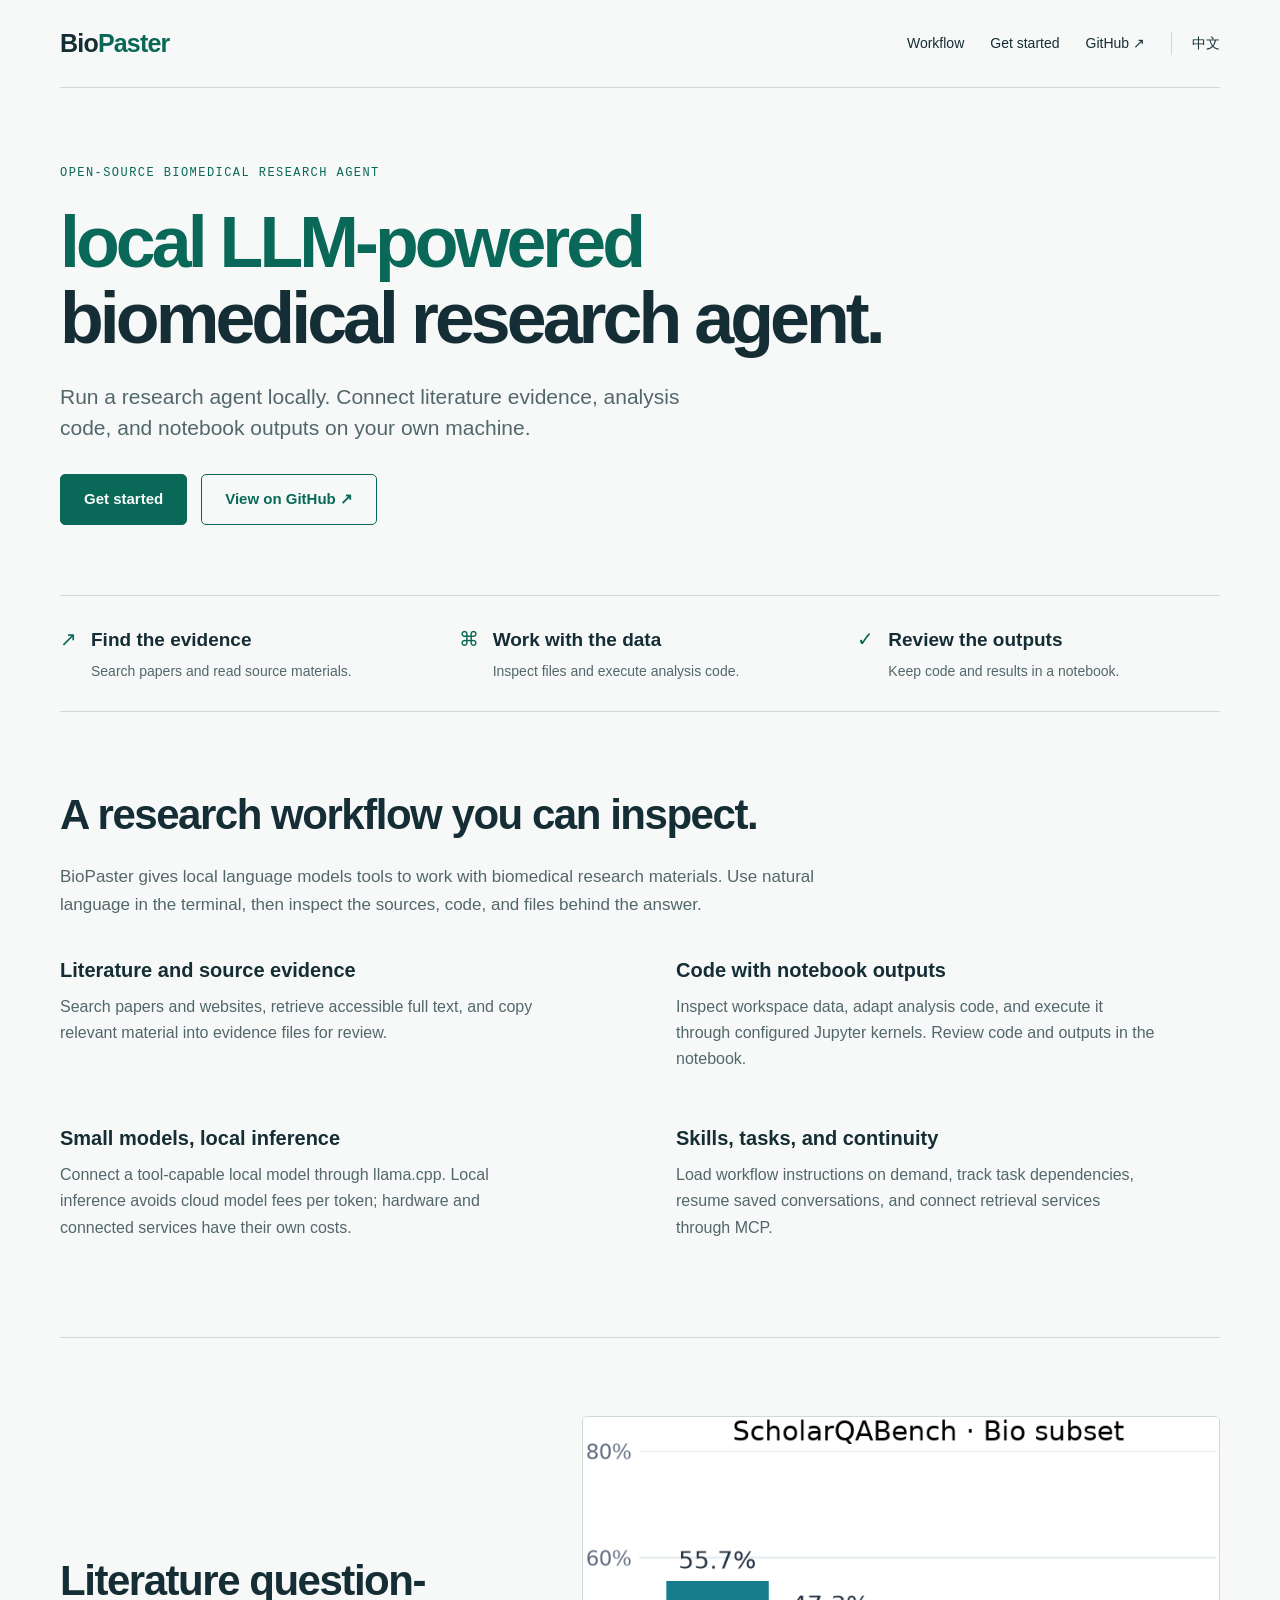
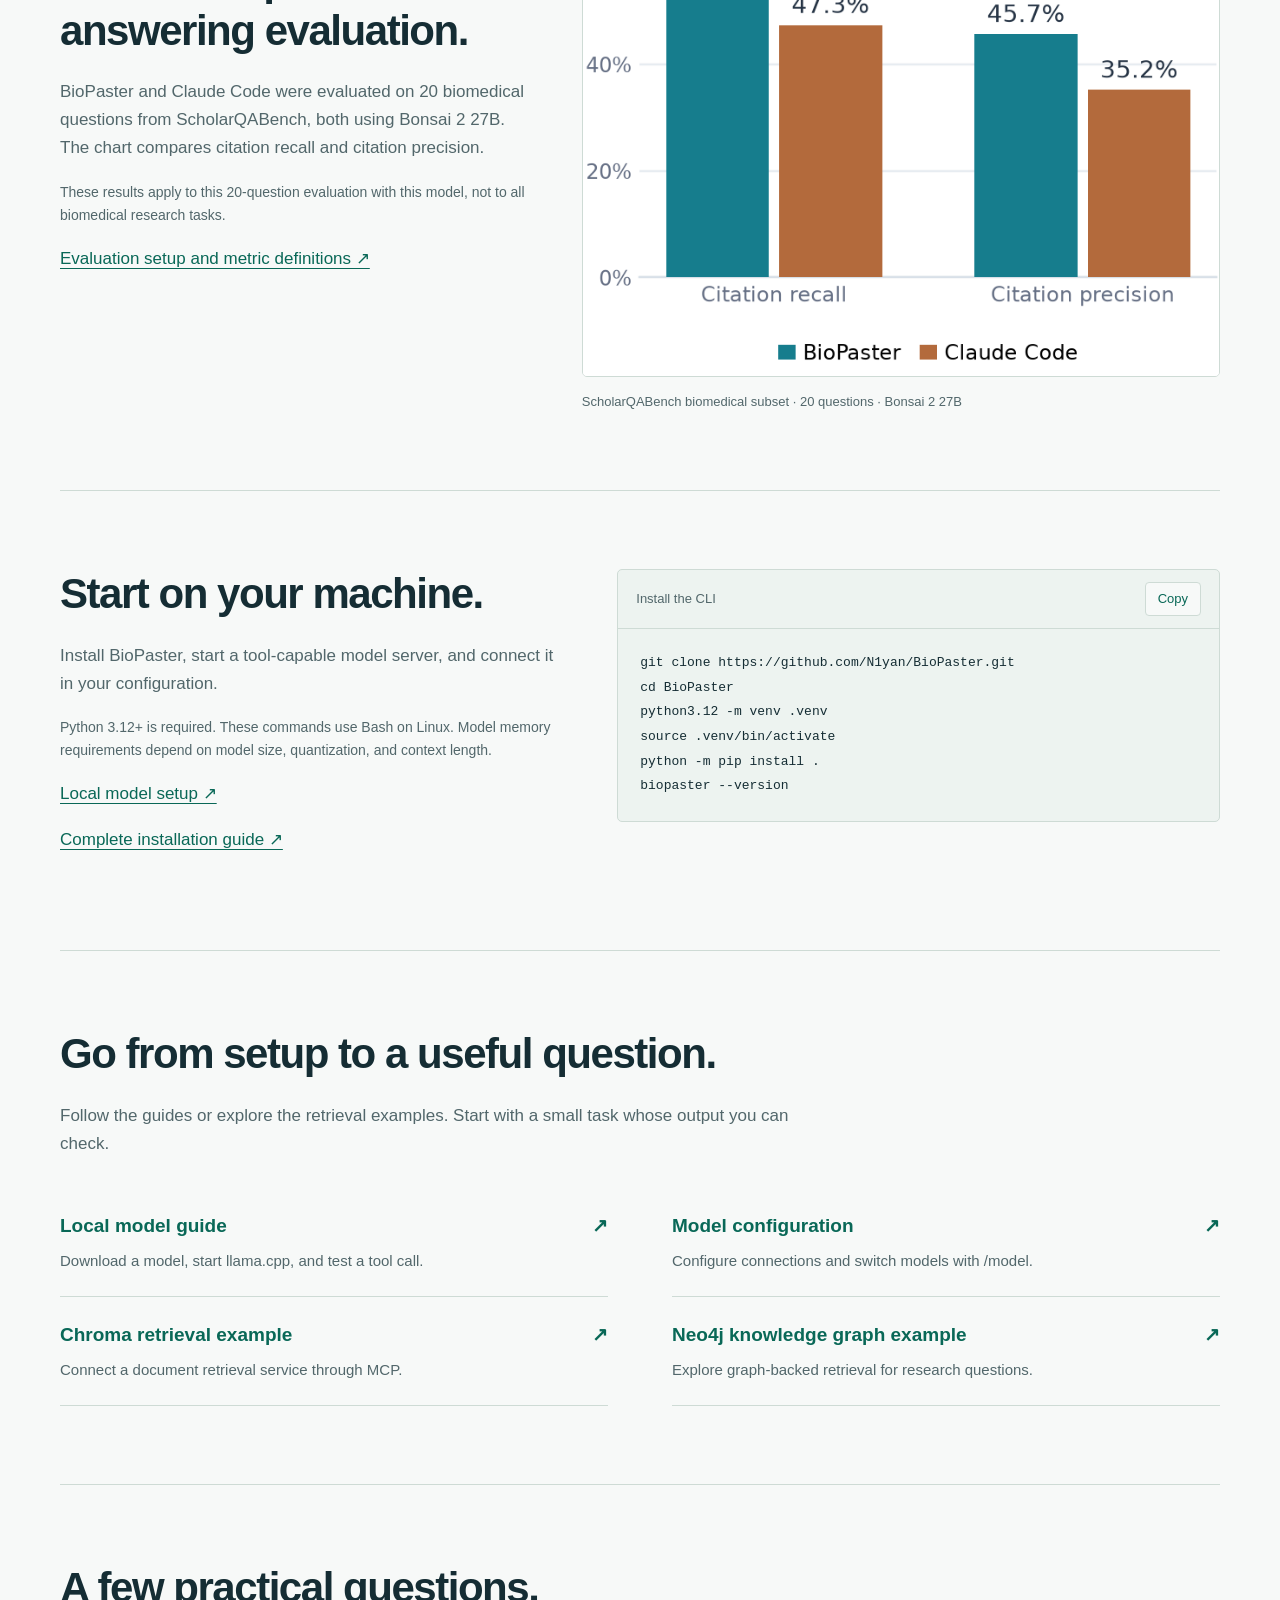
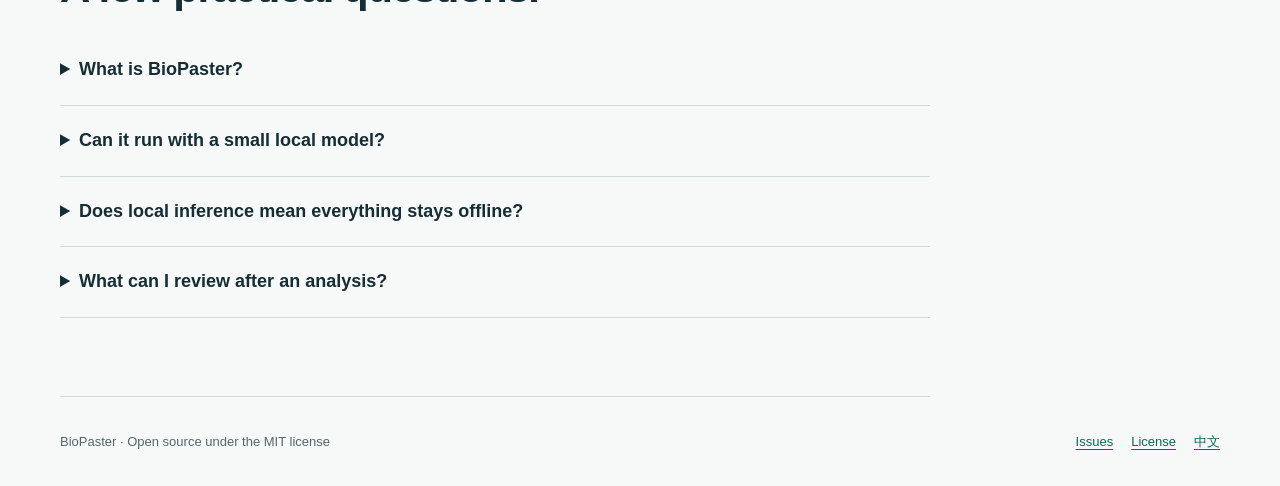
<file: index.html>
<!doctype html>
<html lang="en">
<head>
  <meta charset="utf-8">
  <meta name="google-site-verification" content="HBxgmefEfoh6WQKai8xpKzuPc_qeCMCOxUs2xJ15fOM" />
  <meta name="viewport" content="width=device-width, initial-scale=1">
  <title>BioPaster | Biomedical Research Agent with Small Local Models</title>
  <meta name="description" content="BioPaster is an open-source biomedical research CLI agent for small local language models. Search literature, inspect data, execute code, and keep notebook outputs.">
  <meta name="robots" content="index,follow,max-image-preview:large">
  <link rel="canonical" href="https://n1yan.github.io/BioPaster.documentation/">
  <link rel="alternate" hreflang="en" href="https://n1yan.github.io/BioPaster.documentation/">
  <link rel="alternate" hreflang="zh-CN" href="https://n1yan.github.io/BioPaster.documentation/zh/">
  <link rel="alternate" hreflang="x-default" href="https://n1yan.github.io/BioPaster.documentation/">
  <meta property="og:type" content="website">
  <meta property="og:site_name" content="BioPaster">
  <meta property="og:title" content="BioPaster: biomedical research with small local models">
  <meta property="og:description" content="Connect literature evidence, analysis code, and notebook outputs in an open-source research CLI.">
  <meta property="og:url" content="https://n1yan.github.io/BioPaster.documentation/">
  <meta property="og:image" content="https://n1yan.github.io/BioPaster.documentation/assets/social-preview.png">
  <meta property="og:image:alt" content="BioPaster: biomedical research with small local models">
  <meta property="og:locale" content="en_US">
  <meta name="twitter:card" content="summary_large_image">
  <link rel="stylesheet" href="assets/style.css">
  <link rel="icon" href="assets/favicon.svg" type="image/svg+xml">
  <script src="assets/site.js" defer></script>
  <script type="application/ld+json">{"@context":"https://schema.org","@type":"SoftwareSourceCode","name":"BioPaster","description":"An open-source biomedical research CLI agent supporting small local language models, literature retrieval, code execution, and notebooks.","url":"https://n1yan.github.io/BioPaster.documentation/","codeRepository":"https://github.com/N1yan/BioPaster","programmingLanguage":"Python","runtimePlatform":"Python 3.12+","license":"https://github.com/N1yan/BioPaster/blob/main/LICENSE","inLanguage":"en"}</script>
</head>
<body>
<a class="skip" href="#main">Skip to content</a>
<header class="wrap nav">
  <a class="brand" href="./" aria-label="BioPaster home">Bio<span>Paster</span></a>
  <nav class="nav-links" aria-label="Main navigation">
    <a class="desktop" href="#workflow">Workflow</a><a class="desktop" href="#start">Get started</a>
    <a href="https://github.com/N1yan/BioPaster">GitHub ↗</a>
    <a class="language" href="zh/" lang="zh-CN" hreflang="zh-CN">中文</a>
  </nav>
</header>
<main id="main" class="wrap">
  <section class="hero" aria-labelledby="hero-title">
    <p class="eyebrow">Open-source biomedical research agent</p>
    <h1 id="hero-title"><span>local LLM-powered</span> biomedical research agent.</h1>
    <p class="lead">Run a research agent locally. Connect literature evidence, analysis code, and notebook outputs on your own machine.</p>
    <div class="actions"><a class="button" href="#start">Get started</a><a class="button secondary" href="https://github.com/N1yan/BioPaster">View on GitHub ↗</a></div>
  </section>
  <ol class="workflow" aria-label="Research workflow">
    <li><span class="symbol" aria-hidden="true">↗</span><div><strong>Find the evidence</strong><p>Search papers and read source materials.</p></div></li>
    <li><span class="symbol" aria-hidden="true">⌘</span><div><strong>Work with the data</strong><p>Inspect files and execute analysis code.</p></div></li>
    <li><span class="symbol" aria-hidden="true">✓</span><div><strong>Review the outputs</strong><p>Keep code and results in a notebook.</p></div></li>
  </ol>
  <section class="content" id="workflow">
    <h2>A research workflow you can inspect.</h2>
    <p class="intro">BioPaster gives local language models tools to work with biomedical research materials. Use natural language in the terminal, then inspect the sources, code, and files behind the answer.</p>
    <div class="features">
      <article><h3>Literature and source evidence</h3><p>Search papers and websites, retrieve accessible full text, and copy relevant material into evidence files for review.</p></article>
      <article><h3>Code with notebook outputs</h3><p>Inspect workspace data, adapt analysis code, and execute it through configured Jupyter kernels. Review code and outputs in the notebook.</p></article>
      <article><h3>Small models, local inference</h3><p>Connect a tool-capable local model through llama.cpp. Local inference avoids cloud model fees per token; hardware and connected services have their own costs.</p></article>
      <article><h3>Skills, tasks, and continuity</h3><p>Load workflow instructions on demand, track task dependencies, resume saved conversations, and connect retrieval services through MCP.</p></article>
    </div>
  </section>
  <section class="content evidence" id="evaluation">
    <div><h2>Literature question-answering evaluation.</h2><p class="intro">BioPaster and Claude Code were evaluated on 20 biomedical questions from ScholarQABench, both using Bonsai 2 27B. The chart compares citation recall and citation precision.</p><p class="small">These results apply to this 20-question evaluation with this model, not to all biomedical research tasks.</p><a href="https://github.com/N1yan/BioPaster#scholarqabench-biomedical-subset">Evaluation setup and metric definitions ↗</a></div>
    <figure><a href="assets/benchmark.png"><img class="plot" src="assets/benchmark.png" width="733" height="644" loading="lazy" alt="Repository chart comparing citation recall and precision for BioPaster and Claude Code on 20 biomedical ScholarQABench questions."></a><figcaption>ScholarQABench biomedical subset · 20 questions · Bonsai 2 27B</figcaption></figure>
  </section>
  <section class="content start" id="start">
    <div><h2>Start on your machine.</h2><p class="intro">Install BioPaster, start a tool-capable model server, and connect it in your configuration.</p><p class="small">Python 3.12+ is required. These commands use Bash on Linux. Model memory requirements depend on model size, quantization, and context length.</p><p><a href="https://github.com/N1yan/BioPaster/blob/main/docs/local-model.md">Local model setup ↗</a></p><p><a href="https://github.com/N1yan/BioPaster#run-locally">Complete installation guide ↗</a></p></div>
    <div class="codebox"><div class="codebar"><span>Install the CLI</span><button class="copy" data-copy="install-command" hidden aria-live="polite">Copy</button></div><pre><code id="install-command">git clone https://github.com/N1yan/BioPaster.git
cd BioPaster
python3.12 -m venv .venv
source .venv/bin/activate
python -m pip install .
biopaster --version</code></pre></div>
  </section>
  <section class="content" id="resources">
    <h2>Go from setup to a useful question.</h2>
    <p class="intro">Follow the guides or explore the retrieval examples. Start with a small task whose output you can check.</p>
    <div class="resources">
      <a class="resource" href="https://github.com/N1yan/BioPaster/blob/main/docs/local-model.md"><strong>Local model guide <span aria-hidden="true">↗</span></strong><p>Download a model, start llama.cpp, and test a tool call.</p></a>
      <a class="resource" href="https://github.com/N1yan/BioPaster/blob/main/docs/model-selection.md"><strong>Model configuration <span aria-hidden="true">↗</span></strong><p>Configure connections and switch models with /model.</p></a>
      <a class="resource" href="https://github.com/N1yan/BioPaster/tree/main/examples/chroma_mcp"><strong>Chroma retrieval example <span aria-hidden="true">↗</span></strong><p>Connect a document retrieval service through MCP.</p></a>
      <a class="resource" href="https://github.com/N1yan/BioPaster/tree/main/examples/neo4j_mcp"><strong>Neo4j knowledge graph example <span aria-hidden="true">↗</span></strong><p>Explore graph-backed retrieval for research questions.</p></a>
    </div>
  </section>
  <section class="content faq" id="faq">
    <h2>A few practical questions.</h2>
    <details><summary>What is BioPaster?</summary><p>BioPaster is an open-source command-line AI agent for biomedical research. It connects language models to literature, local files, code execution, and Jupyter notebooks. It is available as a Python project on GitHub.</p></details>
    <details><summary>Can it run with a small local model?</summary><p>Yes. BioPaster has been tested with a local 9B model for streaming, tool calling, and conversation titles. Choose a model with tool-calling support and a server compatible with the Anthropic Messages API. Task quality depends on the model and the problem.</p></details>
    <details><summary>Does local inference mean everything stays offline?</summary><p>The model can run on your machine without a cloud inference provider. Literature search, downloads, and external MCP services may still use the network. Review which tools and services you enable.</p></details>
    <details><summary>What can I review after an analysis?</summary><p>You can inspect retained notebook code and outputs, source evidence files, and saved conversations. Reproducing a result also requires the original input data and a compatible software environment; a notebook alone is not a guarantee.</p></details>
  </section>
</main>
<footer class="wrap"><span>BioPaster · Open source under the MIT license</span><div><a href="https://github.com/N1yan/BioPaster/issues">Issues</a><a href="https://github.com/N1yan/BioPaster/blob/main/LICENSE">License</a><a href="zh/" lang="zh-CN">中文</a></div></footer>
</body>
</html>
</file>
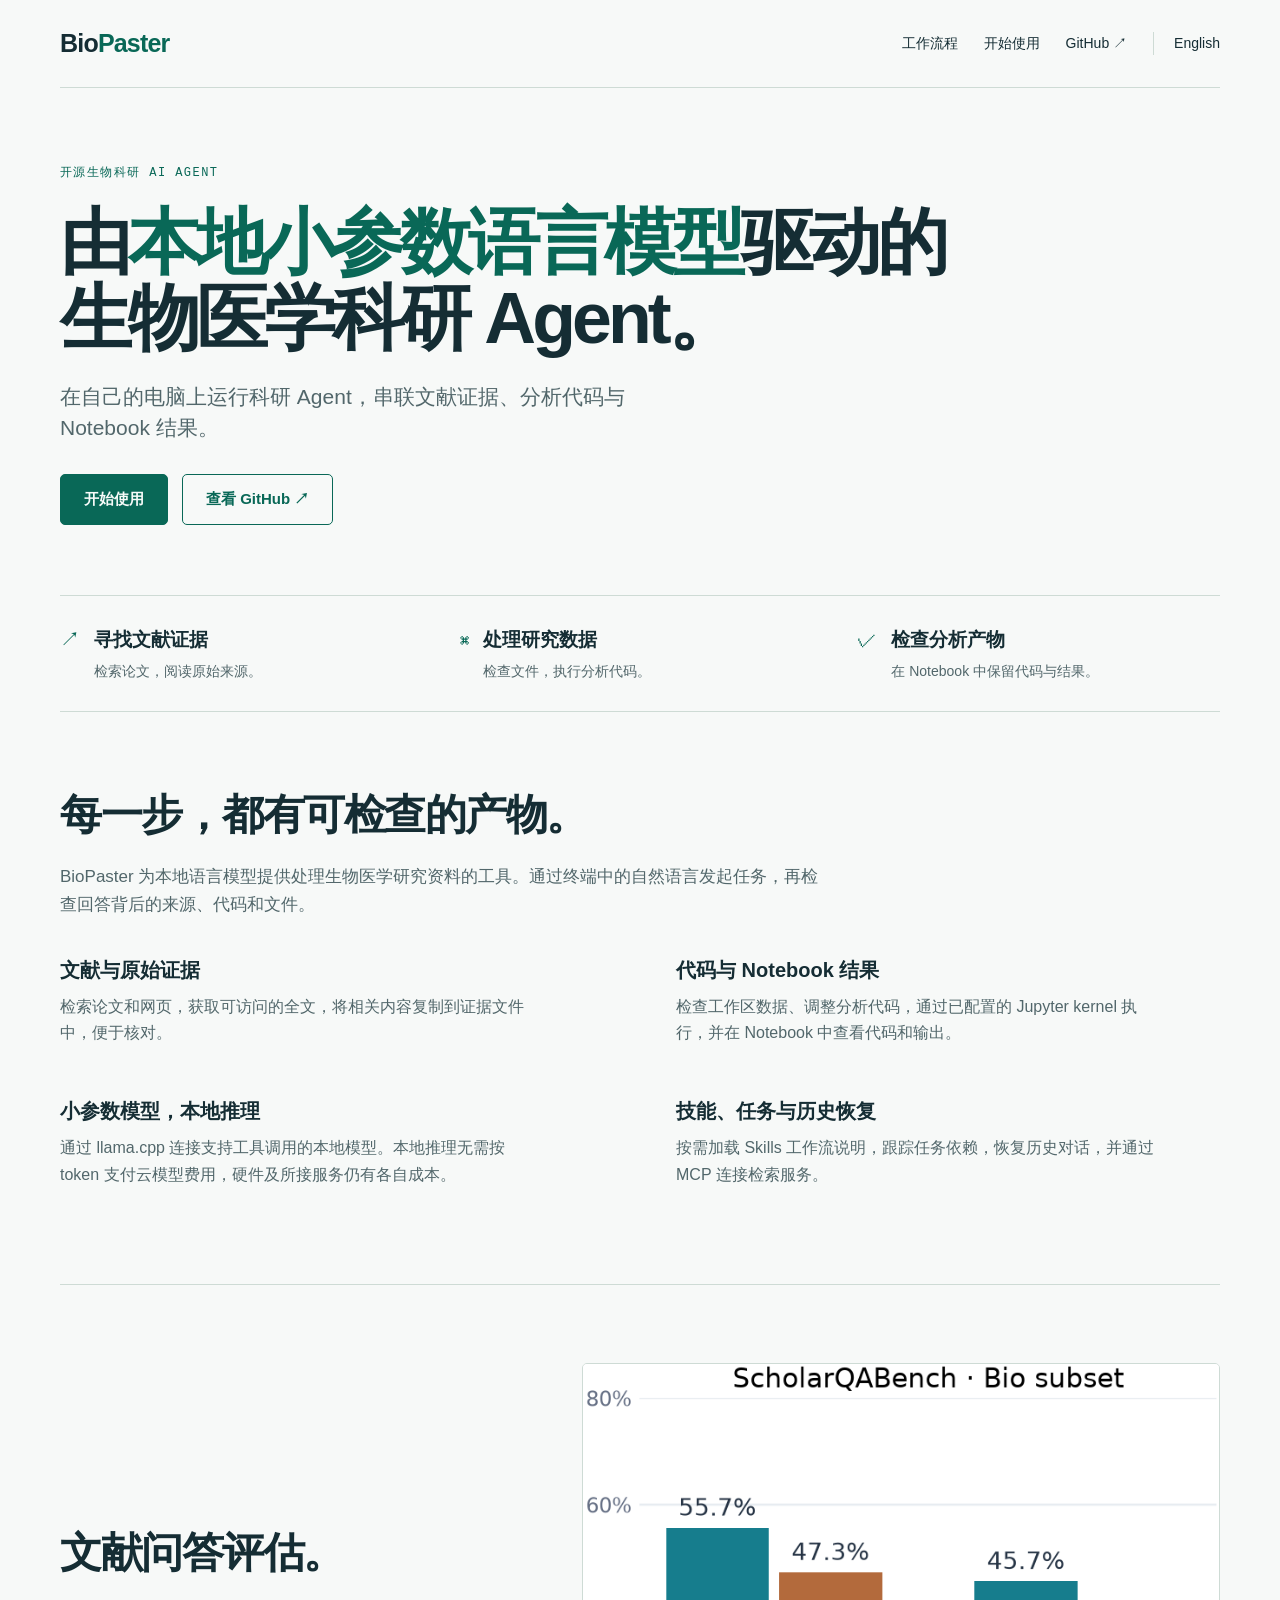
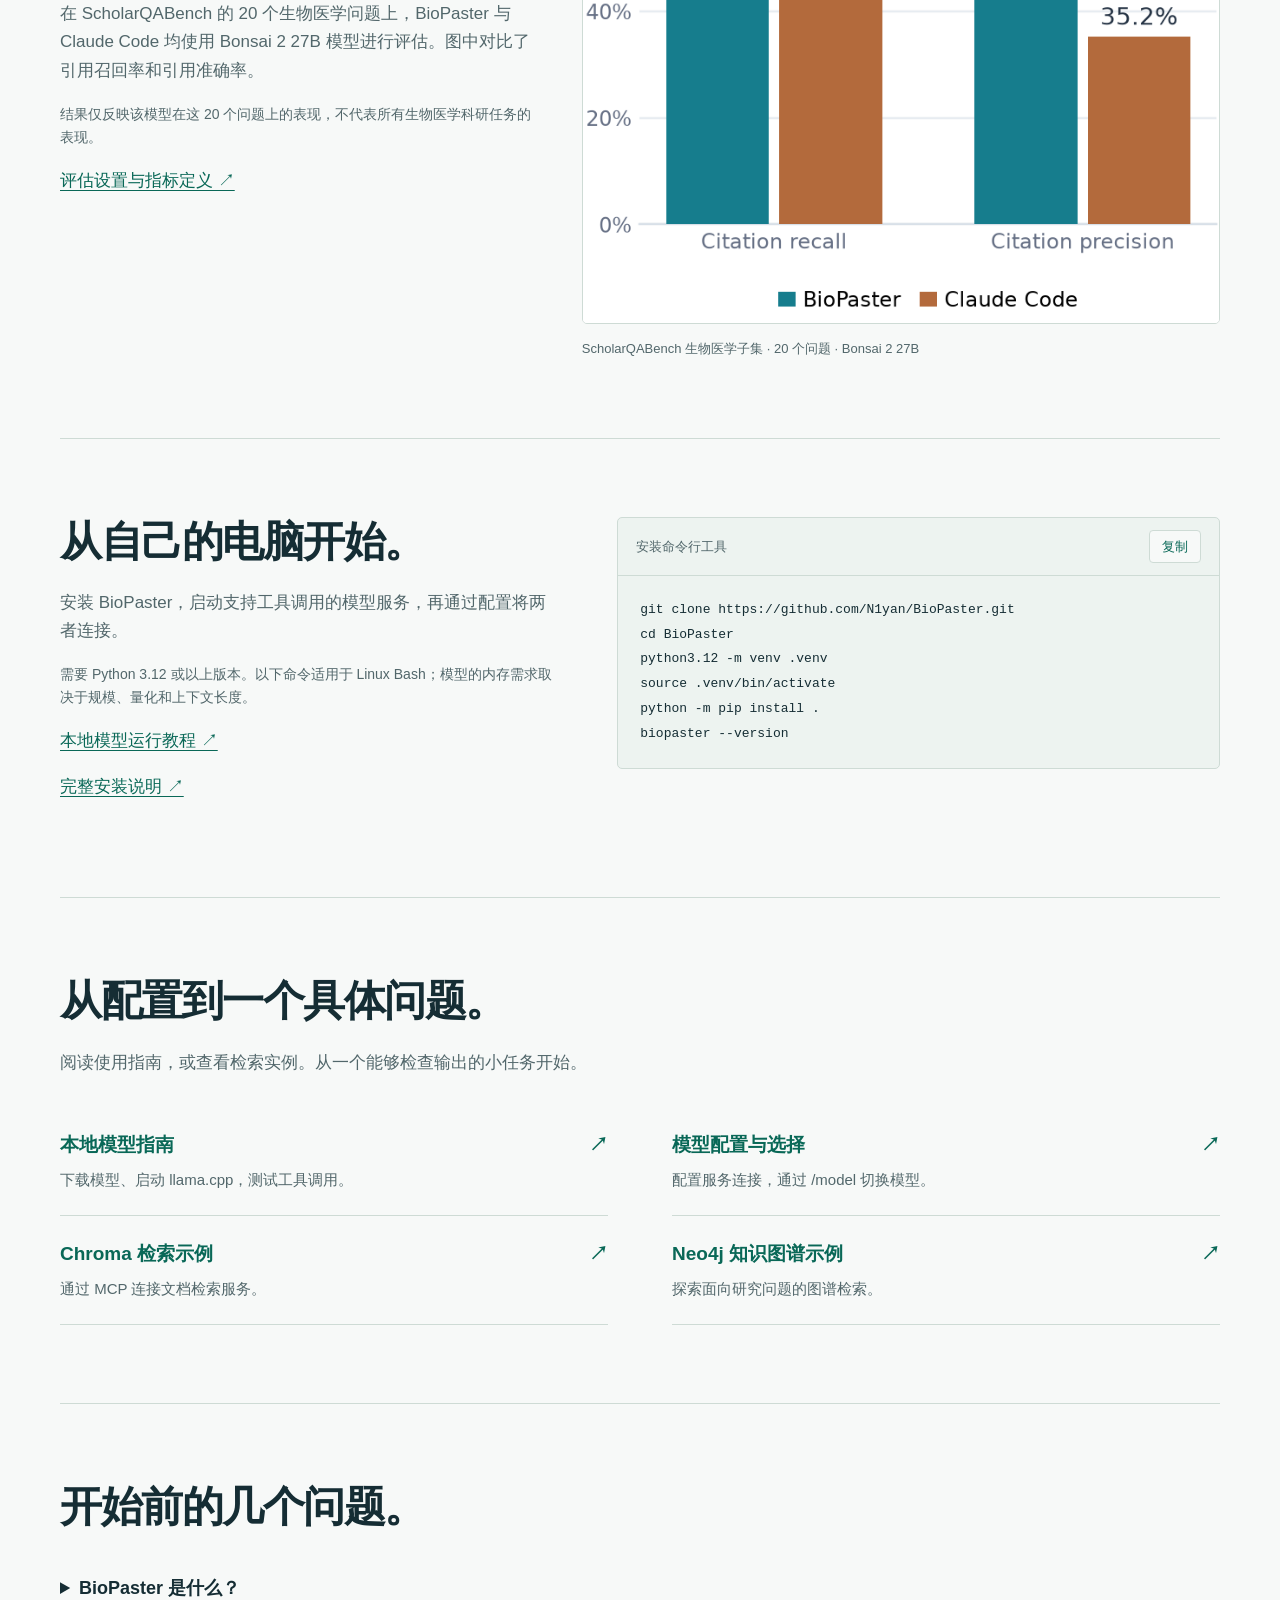
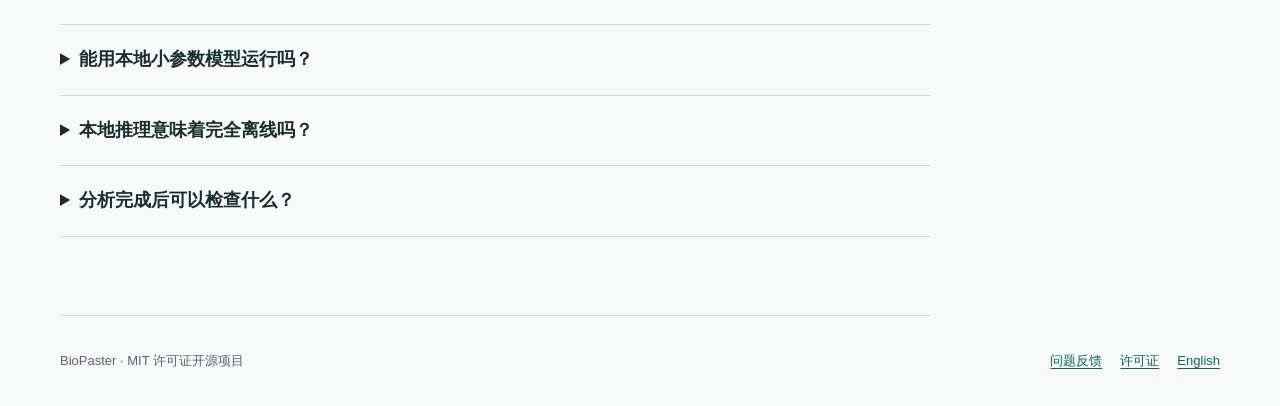
<file: zh/index.html>
<!doctype html>
<html lang="zh-CN">
<head>
  <meta charset="utf-8">
  <meta name="viewport" content="width=device-width, initial-scale=1">
  <title>BioPaster | 支持本地小参数模型的生物科研 AI Agent</title>
  <meta name="description" content="BioPaster 是支持本地小参数语言模型的开源生物科研命令行 AI Agent。检索文献、检查数据、执行分析代码，并将代码与结果保存在 Notebook 中供检查。">
  <meta name="robots" content="index,follow,max-image-preview:large">
  <link rel="canonical" href="https://n1yan.github.io/BioPaster.documentation/zh/">
  <link rel="alternate" hreflang="en" href="https://n1yan.github.io/BioPaster.documentation/">
  <link rel="alternate" hreflang="zh-CN" href="https://n1yan.github.io/BioPaster.documentation/zh/">
  <link rel="alternate" hreflang="x-default" href="https://n1yan.github.io/BioPaster.documentation/">
  <meta property="og:type" content="website">
  <meta property="og:site_name" content="BioPaster">
  <meta property="og:title" content="BioPaster：用本地小模型开展生物科研">
  <meta property="og:description" content="串联文献证据、分析代码和 Notebook 结果的开源科研命令行 Agent。">
  <meta property="og:url" content="https://n1yan.github.io/BioPaster.documentation/zh/">
  <meta property="og:image" content="https://n1yan.github.io/BioPaster.documentation/assets/social-preview.png">
  <meta property="og:image:alt" content="BioPaster: biomedical research with small local models">
  <meta property="og:locale" content="zh_CN">
  <meta name="twitter:card" content="summary_large_image">
  <link rel="stylesheet" href="../assets/style.css">
  <link rel="icon" href="../assets/favicon.svg" type="image/svg+xml">
  <script src="../assets/site.js" defer></script>
  <script type="application/ld+json">{"@context":"https://schema.org","@type":"SoftwareSourceCode","name":"BioPaster","description":"支持本地小参数模型的开源生物科研命令行 AI Agent，提供文献检索、代码执行和 Notebook 记录。","url":"https://n1yan.github.io/BioPaster.documentation/zh/","codeRepository":"https://github.com/N1yan/BioPaster","programmingLanguage":"Python","runtimePlatform":"Python 3.12+","license":"https://github.com/N1yan/BioPaster/blob/main/LICENSE","inLanguage":"zh-CN"}</script>
</head>
<body>
<a class="skip" href="#main">跳转到正文</a>
<header class="wrap nav">
  <a class="brand" href="./" aria-label="BioPaster 首页">Bio<span>Paster</span></a>
  <nav class="nav-links" aria-label="主导航"><a class="desktop" href="#workflow">工作流程</a><a class="desktop" href="#start">开始使用</a><a href="https://github.com/N1yan/BioPaster">GitHub ↗</a><a class="language" href="../" lang="en" hreflang="en">English</a></nav>
</header>
<main id="main" class="wrap">
  <section class="hero" aria-labelledby="hero-title">
    <p class="eyebrow">开源生物科研 AI Agent</p>
    <h1 id="hero-title">由<span>本地小参数语言模型</span>驱动的生物医学科研 Agent。</h1>
    <p class="lead">在自己的电脑上运行科研 Agent，串联文献证据、分析代码与 Notebook 结果。</p>
    <div class="actions"><a class="button" href="#start">开始使用</a><a class="button secondary" href="https://github.com/N1yan/BioPaster">查看 GitHub ↗</a></div>
  </section>
  <ol class="workflow" aria-label="科研工作流程">
    <li><span class="symbol" aria-hidden="true">↗</span><div><strong>寻找文献证据</strong><p>检索论文，阅读原始来源。</p></div></li>
    <li><span class="symbol" aria-hidden="true">⌘</span><div><strong>处理研究数据</strong><p>检查文件，执行分析代码。</p></div></li>
    <li><span class="symbol" aria-hidden="true">✓</span><div><strong>检查分析产物</strong><p>在 Notebook 中保留代码与结果。</p></div></li>
  </ol>
  <section class="content" id="workflow">
    <h2>每一步，都有可检查的产物。</h2>
    <p class="intro">BioPaster 为本地语言模型提供处理生物医学研究资料的工具。通过终端中的自然语言发起任务，再检查回答背后的来源、代码和文件。</p>
    <div class="features">
      <article><h3>文献与原始证据</h3><p>检索论文和网页，获取可访问的全文，将相关内容复制到证据文件中，便于核对。</p></article>
      <article><h3>代码与 Notebook 结果</h3><p>检查工作区数据、调整分析代码，通过已配置的 Jupyter kernel 执行，并在 Notebook 中查看代码和输出。</p></article>
      <article><h3>小参数模型，本地推理</h3><p>通过 llama.cpp 连接支持工具调用的本地模型。本地推理无需按 token 支付云模型费用，硬件及所接服务仍有各自成本。</p></article>
      <article><h3>技能、任务与历史恢复</h3><p>按需加载 Skills 工作流说明，跟踪任务依赖，恢复历史对话，并通过 MCP 连接检索服务。</p></article>
    </div>
  </section>
  <section class="content evidence" id="evaluation">
    <div><h2>文献问答评估。</h2><p class="intro">在 ScholarQABench 的 20 个生物医学问题上，BioPaster 与 Claude Code 均使用 Bonsai 2 27B 模型进行评估。图中对比了引用召回率和引用准确率。</p><p class="small">结果仅反映该模型在这 20 个问题上的表现，不代表所有生物医学科研任务的表现。</p><a href="https://github.com/N1yan/BioPaster#scholarqabench-biomedical-subset">评估设置与指标定义 ↗</a></div>
    <figure><a href="../assets/benchmark.png"><img class="plot" src="../assets/benchmark.png" width="733" height="644" loading="lazy" alt="仓库评估图：BioPaster 与 Claude Code 在 20 个生物医学 ScholarQABench 问题上的引用召回率和准确率对比。"></a><figcaption>ScholarQABench 生物医学子集 · 20 个问题 · Bonsai 2 27B</figcaption></figure>
  </section>
  <section class="content start" id="start">
    <div><h2>从自己的电脑开始。</h2><p class="intro">安装 BioPaster，启动支持工具调用的模型服务，再通过配置将两者连接。</p><p class="small">需要 Python 3.12 或以上版本。以下命令适用于 Linux Bash；模型的内存需求取决于规模、量化和上下文长度。</p><p><a href="https://github.com/N1yan/BioPaster/blob/main/docs/local-model.zh-CN.md">本地模型运行教程 ↗</a></p><p><a href="https://github.com/N1yan/BioPaster/blob/main/README.zh-CN.md">完整安装说明 ↗</a></p></div>
    <div class="codebox"><div class="codebar"><span>安装命令行工具</span><button class="copy" data-copy="install-command" hidden aria-live="polite">复制</button></div><pre><code id="install-command">git clone https://github.com/N1yan/BioPaster.git
cd BioPaster
python3.12 -m venv .venv
source .venv/bin/activate
python -m pip install .
biopaster --version</code></pre></div>
  </section>
  <section class="content" id="resources">
    <h2>从配置到一个具体问题。</h2><p class="intro">阅读使用指南，或查看检索实例。从一个能够检查输出的小任务开始。</p>
    <div class="resources">
      <a class="resource" href="https://github.com/N1yan/BioPaster/blob/main/docs/local-model.zh-CN.md"><strong>本地模型指南 <span aria-hidden="true">↗</span></strong><p>下载模型、启动 llama.cpp，测试工具调用。</p></a>
      <a class="resource" href="https://github.com/N1yan/BioPaster/blob/main/docs/model-selection.zh-CN.md"><strong>模型配置与选择 <span aria-hidden="true">↗</span></strong><p>配置服务连接，通过 /model 切换模型。</p></a>
      <a class="resource" href="https://github.com/N1yan/BioPaster/blob/main/examples/chroma_mcp/README.zh-CN.md"><strong>Chroma 检索示例 <span aria-hidden="true">↗</span></strong><p>通过 MCP 连接文档检索服务。</p></a>
      <a class="resource" href="https://github.com/N1yan/BioPaster/blob/main/examples/neo4j_mcp/README.zh-CN.md"><strong>Neo4j 知识图谱示例 <span aria-hidden="true">↗</span></strong><p>探索面向研究问题的图谱检索。</p></a>
    </div>
  </section>
  <section class="content faq" id="faq">
    <h2>开始前的几个问题。</h2>
    <details><summary>BioPaster 是什么？</summary><p>BioPaster 是面向生物医学研究的开源命令行 AI Agent，将语言模型与文献、本地文件、代码执行和 Jupyter Notebook 连接起来。项目以 Python 编写，源码发布在 GitHub。</p></details>
    <details><summary>能用本地小参数模型运行吗？</summary><p>可以。项目已使用本地 9B 模型测试流式输出、工具调用和会话标题生成。需要选择支持工具调用的模型，以及兼容 Anthropic Messages API 的服务。任务完成质量取决于模型能力和问题本身。</p></details>
    <details><summary>本地推理意味着完全离线吗？</summary><p>模型可以在自己的电脑运行，无需云推理服务。但文献搜索、文件下载和外部 MCP 服务仍可能访问网络，取决于启用和调用的工具。</p></details>
    <details><summary>分析完成后可以检查什么？</summary><p>可以检查 Notebook 中保留的代码与输出、来源证据文件和历史会话。复现还需要原始输入数据及兼容的软件环境，仅有 Notebook 不代表一定能够复现。</p></details>
  </section>
</main>
<footer class="wrap"><span>BioPaster · MIT 许可证开源项目</span><div><a href="https://github.com/N1yan/BioPaster/issues">问题反馈</a><a href="https://github.com/N1yan/BioPaster/blob/main/LICENSE">许可证</a><a href="../" lang="en">English</a></div></footer>
</body>
</html>
</file>
<file: assets/style.css>
:root {
  color-scheme: light dark;
  --bg: #f7f9f8;
  --surface: #edf3f0;
  --text: #152d34;
  --muted: #52676b;
  --accent: #096857;
  --line: #cedbd5;
  --button-text: #f7fbf9;
  --code: #e6eeea;
}
@media (prefers-color-scheme: dark) {
  :root {
    --bg: #112226;
    --surface: #193136;
    --text: #e9f2ee;
    --muted: #b0c4bd;
    --accent: #8bd7bb;
    --line: #375057;
    --button-text: #112226;
    --code: #203b40;
  }
}
* { box-sizing: border-box; }
html { scroll-padding-top: 2rem; }
body { margin: 0; background: var(--bg); color: var(--text); font: 17px/1.65 -apple-system, BlinkMacSystemFont, "Segoe UI", "Noto Sans SC", sans-serif; }
a { color: var(--accent); text-underline-offset: .22em; }
a:hover { text-decoration-thickness: 2px; }
:focus-visible { outline: 3px solid var(--accent); outline-offset: 5px; }
::selection { background: var(--accent); color: var(--button-text); }
.wrap { width: min(1160px, calc(100% - 64px)); margin-inline: auto; }
.skip { position: absolute; top: -90px; padding: 12px; background: var(--bg); }
.skip:focus { top: 4px; z-index: 3; }
.nav { min-height: 88px; display: flex; justify-content: space-between; align-items: center; gap: 24px; border-bottom: 1px solid var(--line); }
.brand { color: var(--text); font-size: 25px; font-weight: 750; letter-spacing: -.8px; text-decoration: none; }
.brand span { color: var(--accent); }
.nav-links { display: flex; align-items: center; gap: 26px; font-size: 14px; }
.nav-links a { color: var(--text); text-decoration: none; }
.nav-links a:hover { color: var(--accent); }
.language { padding-left: 20px; border-left: 1px solid var(--line); }
.hero { padding: 76px 0 70px; }
.eyebrow { font: 12px/1.5 ui-monospace, "Cascadia Code", monospace; text-transform: uppercase; letter-spacing: .12em; color: var(--accent); margin: 0 0 22px; }
h1 { max-width: 900px; margin: 0; font-size: clamp(44px, 5.6vw, 76px); line-height: 1.06; letter-spacing: -.055em; font-weight: 650; }
h1 span { color: var(--accent); }
.lead { max-width: 640px; font-size: 21px; color: var(--muted); line-height: 1.5; margin: 25px 0 30px; }
.actions { display: flex; gap: 14px; flex-wrap: wrap; }
.button { display: inline-flex; align-items: center; justify-content: center; padding: 12px 23px; border: 1px solid var(--accent); border-radius: 5px; font-size: 15px; font-weight: 600; text-decoration: none; white-space: nowrap; color: var(--button-text); background: var(--accent); }
.button.secondary { background: transparent; color: var(--accent); }
.button:hover { filter: brightness(.94); text-decoration: none; }
.button:active { transform: translateY(1px); }
.workflow { list-style: none; padding: 28px 0; margin: 0; display: grid; grid-template-columns: repeat(3, 1fr); border-block: 1px solid var(--line); gap: 36px; }
.workflow li { display: grid; grid-template-columns: auto 1fr; gap: 14px; align-items: baseline; }
.workflow .symbol { color: var(--accent); font: 20px ui-monospace, monospace; }
.workflow strong { display: block; font-size: 19px; font-weight: 600; }
.workflow p { color: var(--muted); font-size: 14px; margin: 5px 0 0; }
section.content { padding-block: 78px; border-bottom: 1px solid var(--line); }
h2 { font-size: clamp(28px, 3.5vw, 42px); line-height: 1.2; letter-spacing: -.035em; font-weight: 600; margin: 0 0 22px; }
h3 { font-size: 20px; line-height: 1.35; margin: 0 0 10px; font-weight: 650; }
p { margin: 0 0 18px; }
.intro { max-width: 760px; color: var(--muted); }
.features { margin-top: 38px; display: grid; grid-template-columns: 1fr 1fr; gap: 34px 72px; }
.features p { color: var(--muted); font-size: 16px; max-width: 480px; }
.evidence { display: grid; grid-template-columns: .85fr 1.15fr; gap: 50px; align-items: center; }
figure { margin: 0; min-width: 0; }
.plot { width: 100%; height: auto; display: block; background: #fff; border: 1px solid var(--line); border-radius: 5px; }
figcaption { color: var(--muted); font-size: 13px; margin-top: 14px; }
.small { font-size: 14px; color: var(--muted); }
.start { display: grid; grid-template-columns: 1fr 1.2fr; gap: 55px; align-items: start; }
.codebox { min-width: 0; background: var(--surface); border: 1px solid var(--line); border-radius: 5px; }
.codebar { display: flex; justify-content: space-between; gap: 16px; align-items: center; border-bottom: 1px solid var(--line); padding: 12px 18px; font-size: 13px; color: var(--muted); }
.copy { font: inherit; color: var(--accent); border: 1px solid var(--line); border-radius: 4px; background: var(--bg); padding: 5px 12px; cursor: pointer; }
.copy[hidden] { display: none; }
pre { margin: 0; padding: 22px; overflow-x: auto; font: 13px/1.9 ui-monospace, "Cascadia Code", Consolas, monospace; tab-size: 2; }
p code, li code { background: var(--code); font-size: .88em; border-radius: 3px; padding: 2px 5px; overflow-wrap: anywhere; }
.resources { display: grid; grid-template-columns: 1fr 1fr; gap: 0 64px; margin-top: 30px; }
.resource { text-decoration: none; padding: 22px 0; border-bottom: 1px solid var(--line); display: block; }
.resource strong { display: flex; justify-content: space-between; font-size: 19px; }
.resource p { color: var(--muted); font-size: 15px; margin: 8px 0 0; }
.faq { max-width: 870px; }
details { border-bottom: 1px solid var(--line); padding: 20px 0; }
summary { cursor: pointer; font-size: 18px; font-weight: 600; }
details p { color: var(--muted); font-size: 16px; margin: 16px 0 0; }
footer { padding-block: 34px; display: flex; flex-wrap: wrap; justify-content: space-between; gap: 18px; color: var(--muted); font-size: 13px; }
footer a { margin-left: 18px; }
@media (max-width: 760px) {
  .wrap { width: calc(100% - 36px); }
  .nav { min-height: 72px; gap: 12px; }
  .nav-links { gap: 14px; font-size: 13px; }
  .nav-links .desktop { display: none; }
  .language { padding-left: 12px; }
  .hero { padding: 50px 0 44px; }
  h1 { font-size: clamp(38px, 8.2vw, 60px); }
  .lead { font-size: 18px; }
  .workflow { grid-template-columns: 1fr; gap: 22px; }
  .workflow li { gap: 16px; }
  .features, .evidence, .start, .resources { grid-template-columns: 1fr; gap: 26px; }
  section.content { padding-block: 48px; }
  .resources { gap: 0; }
  pre { padding: 15px; font-size: 12px; }
  footer a { margin: 0 16px 0 0; }
}
</file>
